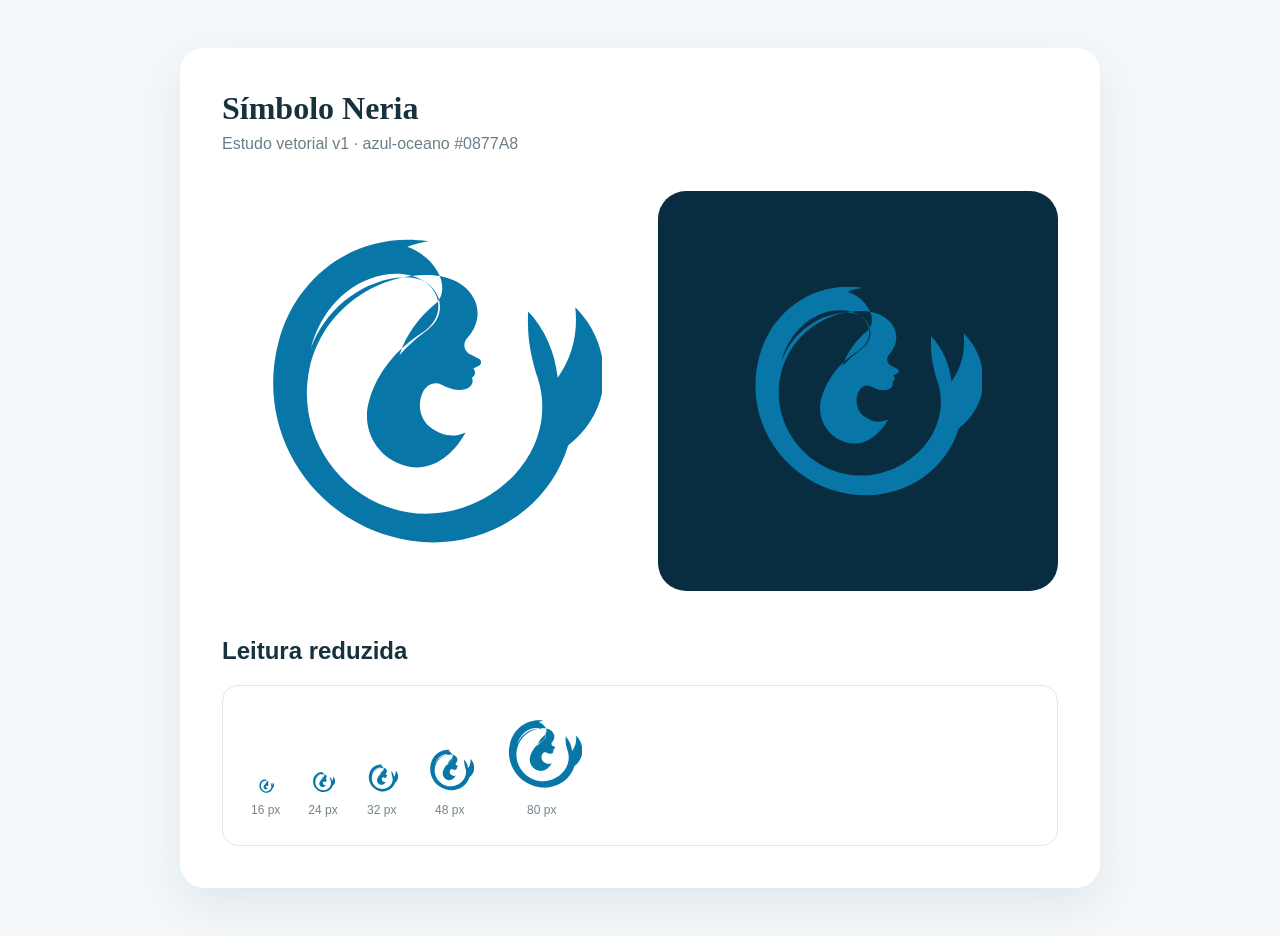
<file: app/web/static/brand/neria-symbol-preview.html>
<!doctype html>
<html lang="pt-BR">
<head>
  <meta charset="utf-8">
  <meta name="viewport" content="width=device-width, initial-scale=1">
  <title>Prévia do símbolo Neria</title>
  <style>
    *{box-sizing:border-box}body{margin:0;padding:48px;background:#f4f8fa;color:#17313d;font-family:Inter,Segoe UI,sans-serif}
    main{max-width:920px;margin:auto;padding:42px;border-radius:24px;background:#fff;box-shadow:0 18px 50px #16435918}
    h1{margin:0 0 8px;font-family:Georgia,serif}.muted{margin:0 0 38px;color:#6b7e87}
    .hero{display:grid;grid-template-columns:1fr 1fr;gap:36px;align-items:center}.hero img{width:100%;max-width:360px;margin:auto}
    .dark{display:grid;place-items:center;aspect-ratio:1;border-radius:28px;background:#092d40}.dark img{width:62%}
    h2{margin-top:46px}.sizes{display:flex;gap:28px;align-items:end;padding:28px;border:1px solid #dfe9ed;border-radius:16px}
    .size{text-align:center;color:#71848d;font-size:12px}.size img{display:block;margin:0 auto 9px}.s16{width:16px}.s24{width:24px}.s32{width:32px}.s48{width:48px}.s80{width:80px}
    @media(max-width:650px){body{padding:18px}main{padding:25px}.hero{grid-template-columns:1fr}.sizes{gap:18px;overflow:auto}}
  </style>
</head>
<body><main>
  <h1>Símbolo Neria</h1><p class="muted">Estudo vetorial v1 · azul-oceano #0877A8</p>
  <section class="hero"><img src="neria-symbol-v1.svg" alt="Símbolo Neria sobre fundo claro"><div class="dark"><img src="neria-symbol-v1.svg" alt="Símbolo Neria sobre fundo escuro"></div></section>
  <h2>Leitura reduzida</h2><section class="sizes">
    <div class="size"><img class="s16" src="neria-symbol-v1.svg" alt="16 pixels">16 px</div>
    <div class="size"><img class="s24" src="neria-symbol-v1.svg" alt="24 pixels">24 px</div>
    <div class="size"><img class="s32" src="neria-symbol-v1.svg" alt="32 pixels">32 px</div>
    <div class="size"><img class="s48" src="neria-symbol-v1.svg" alt="48 pixels">48 px</div>
    <div class="size"><img class="s80" src="neria-symbol-v1.svg" alt="80 pixels">80 px</div>
  </section>
</main></body>
</html>
</file>
